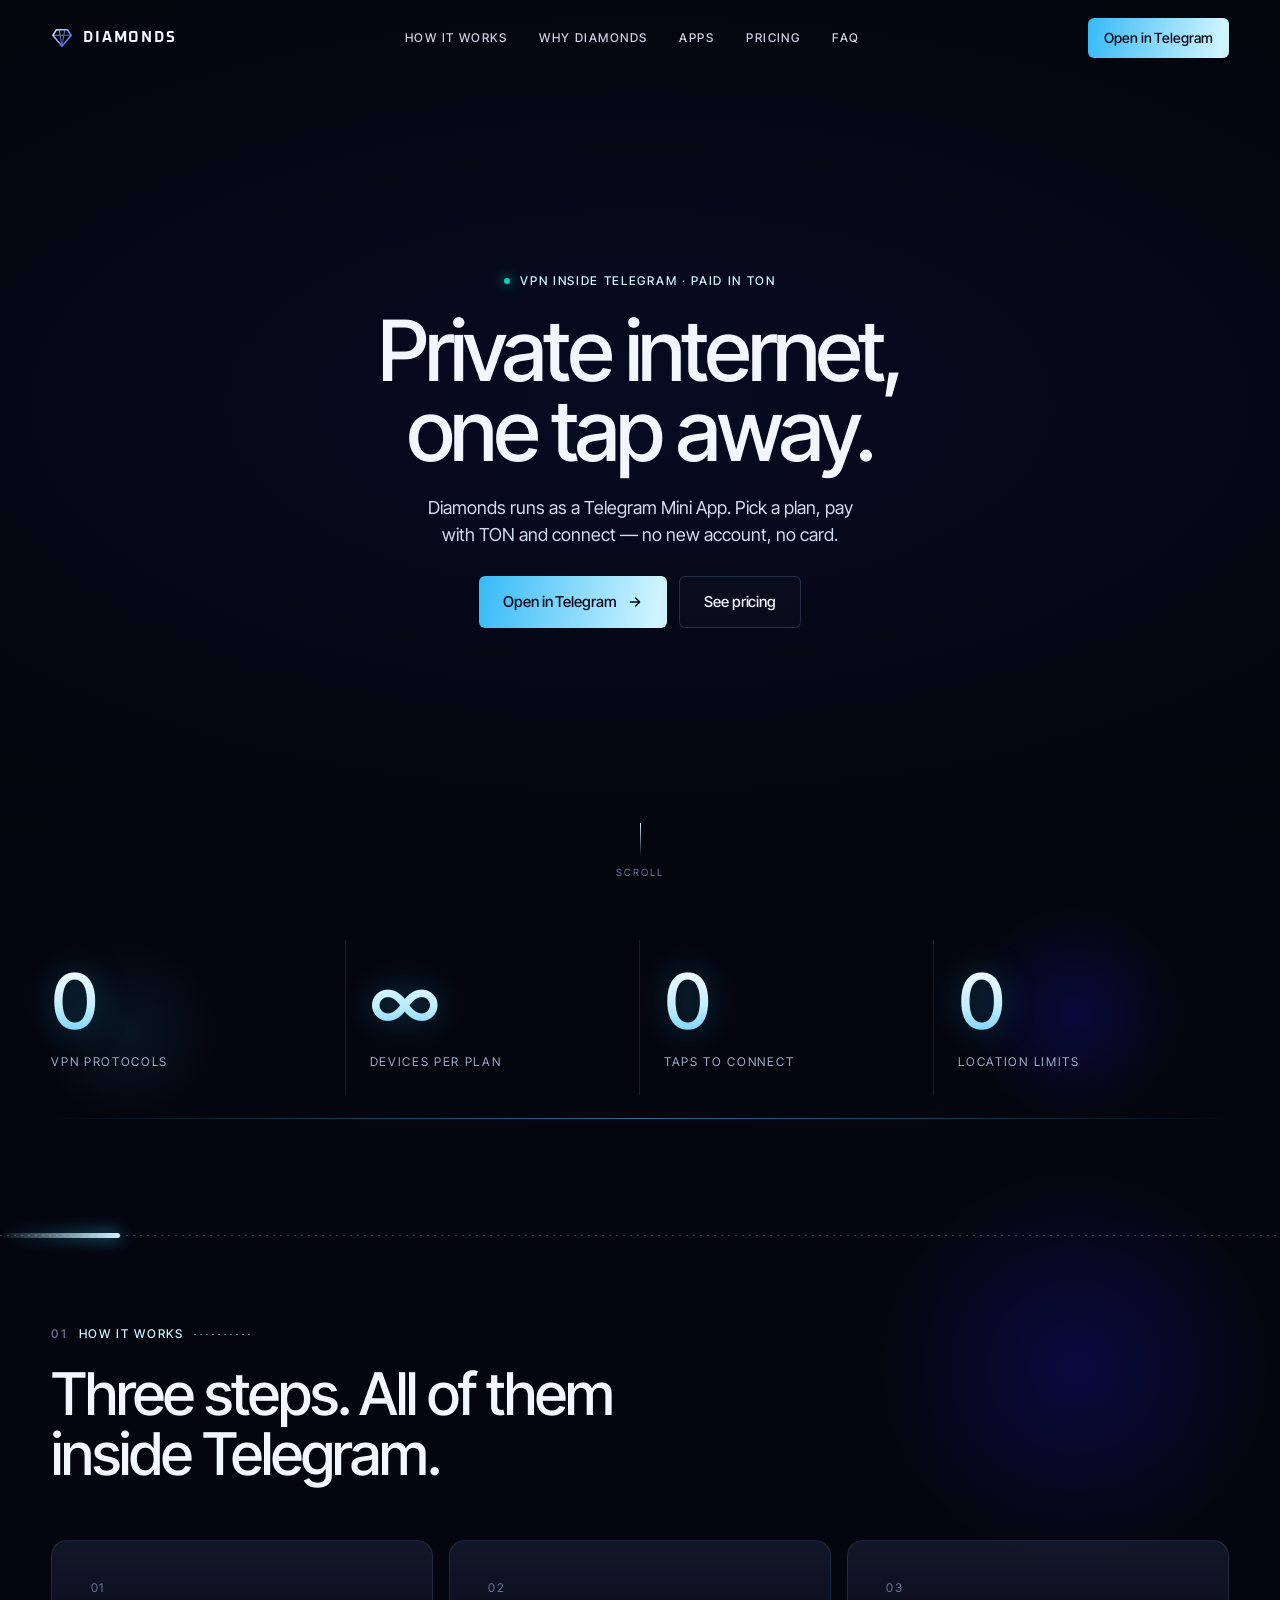
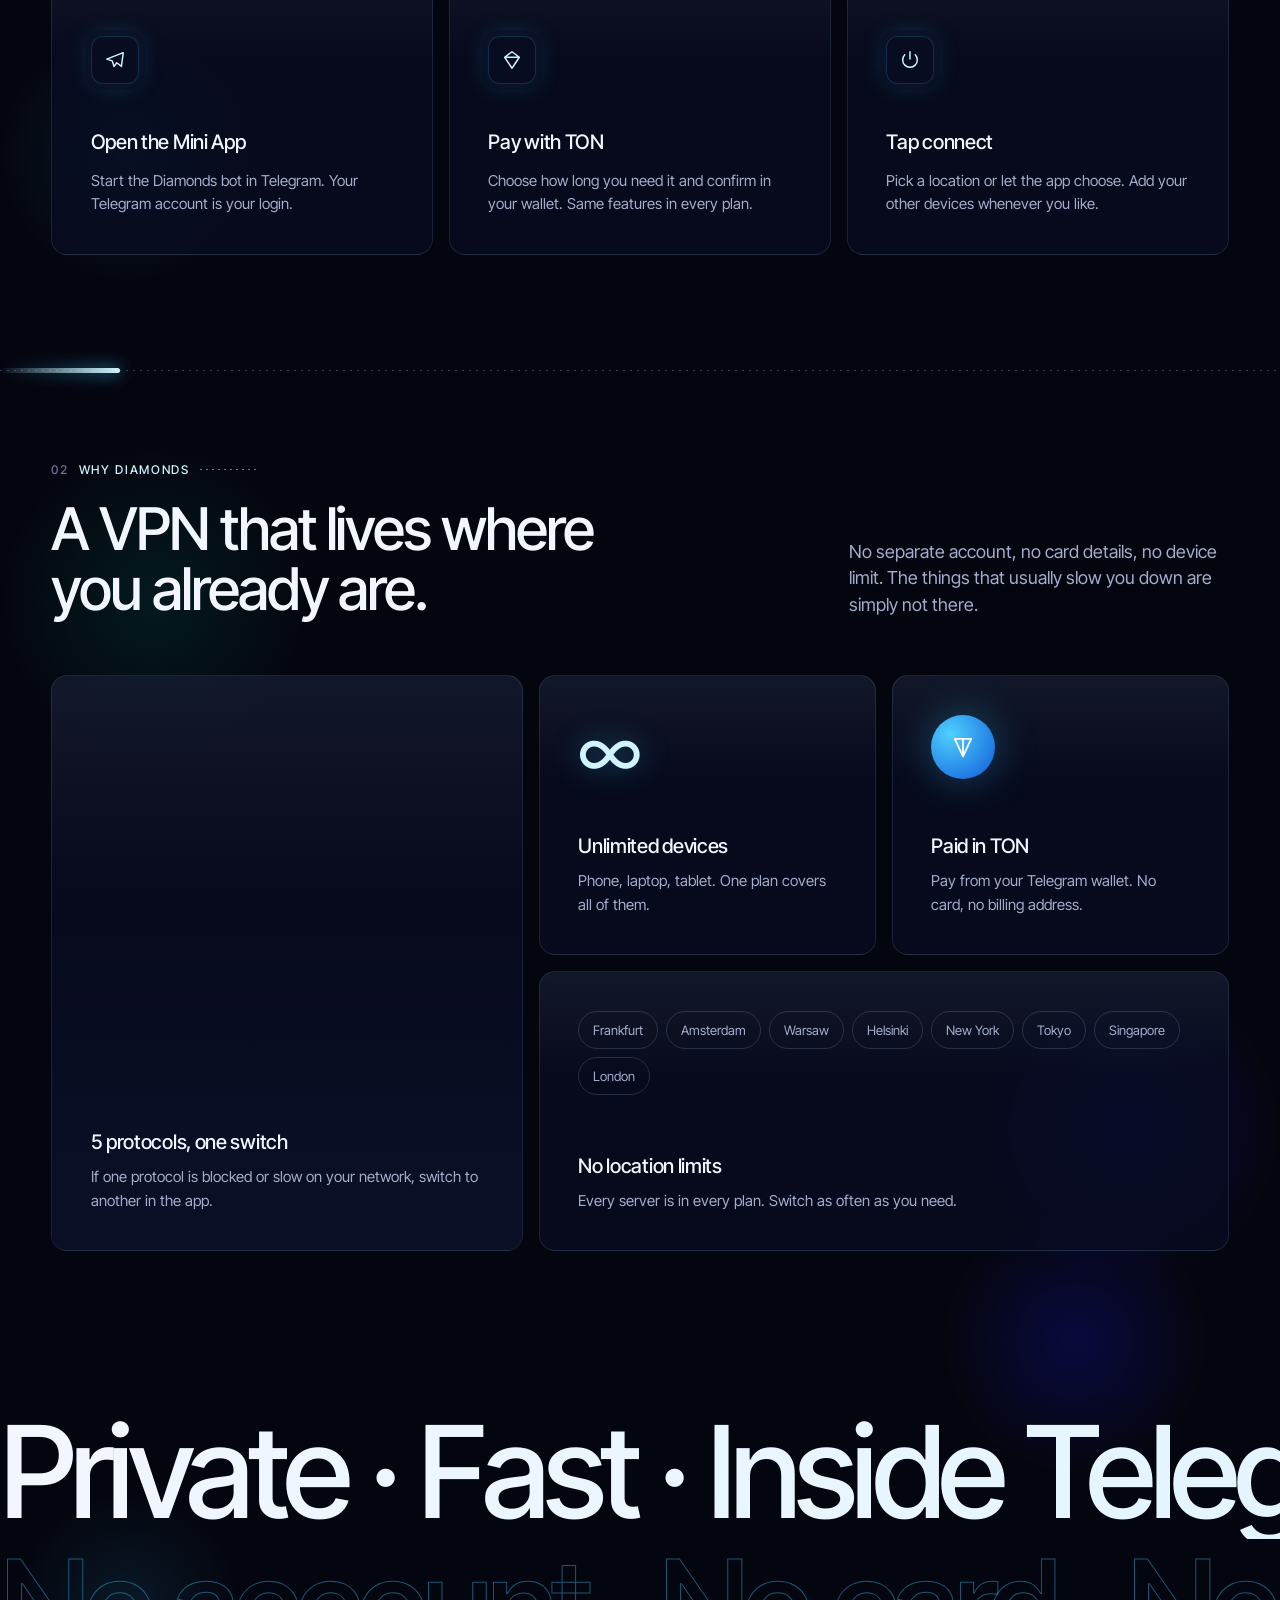
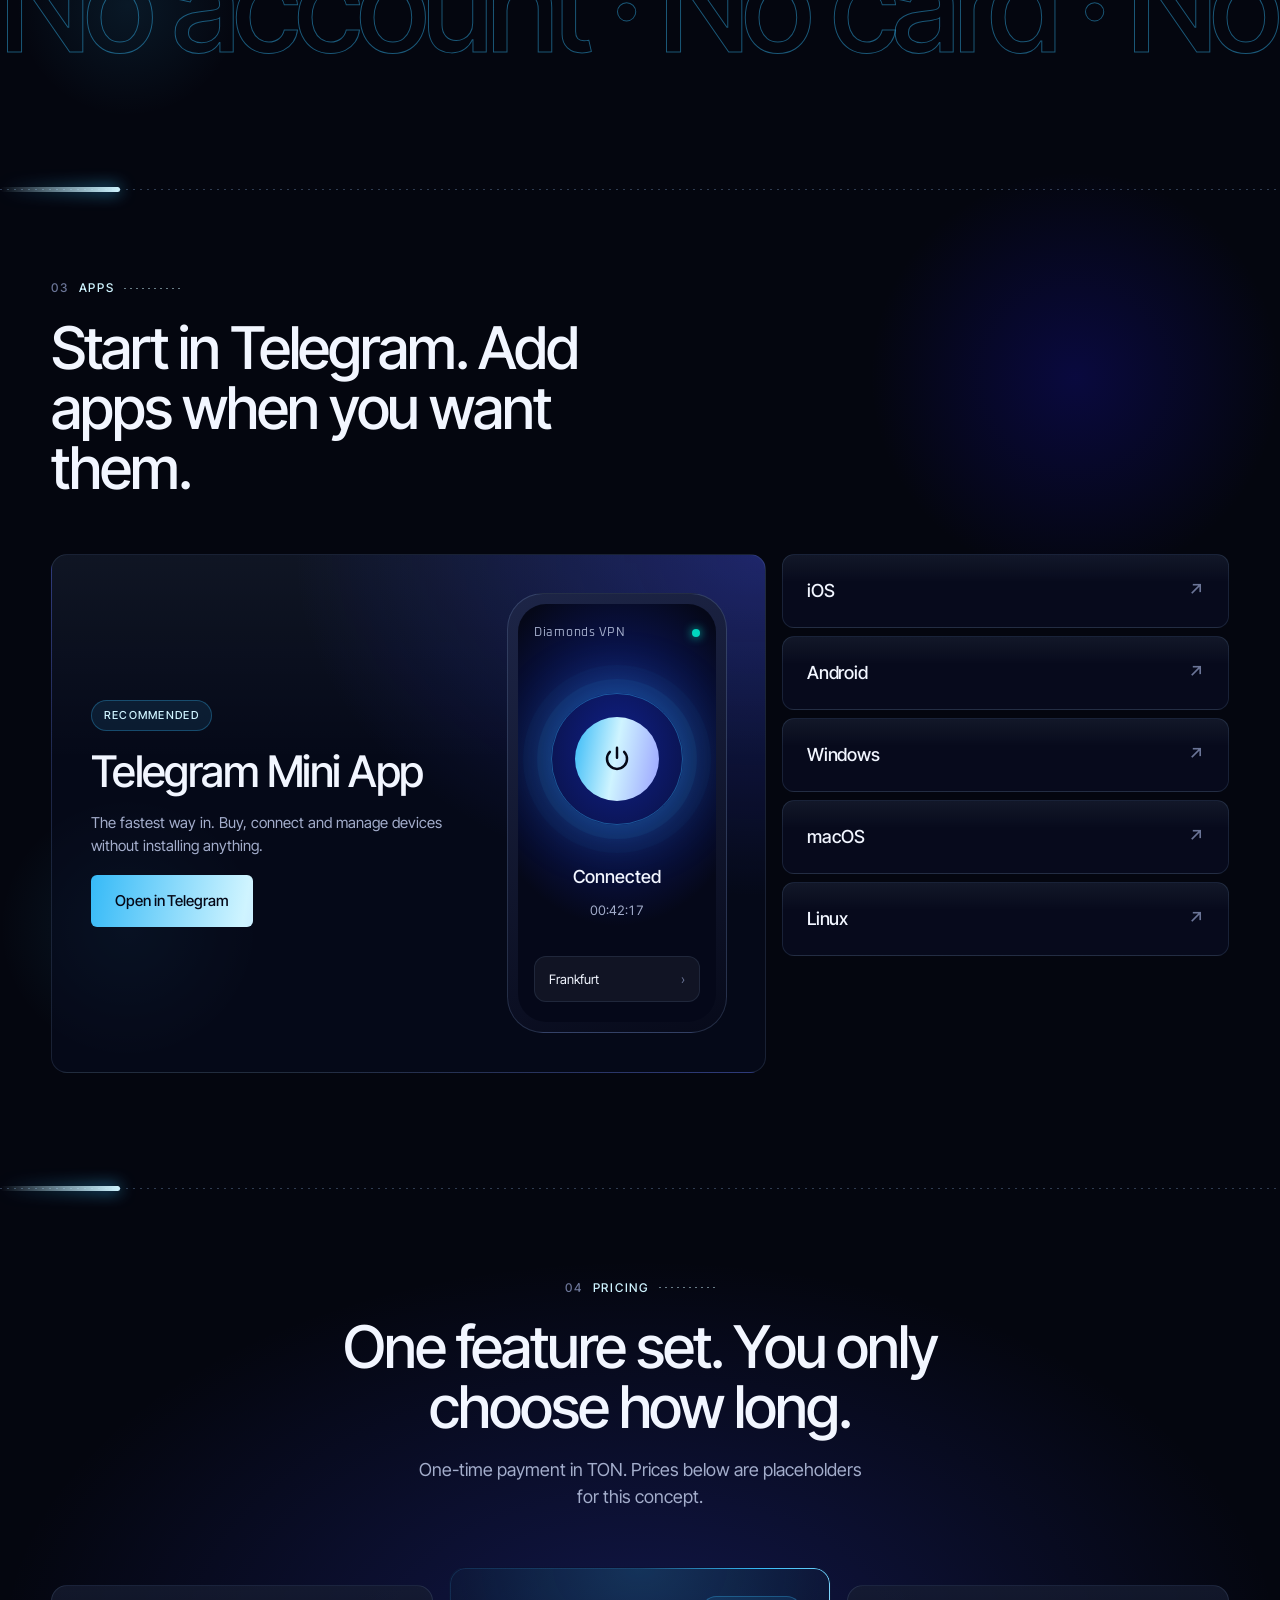
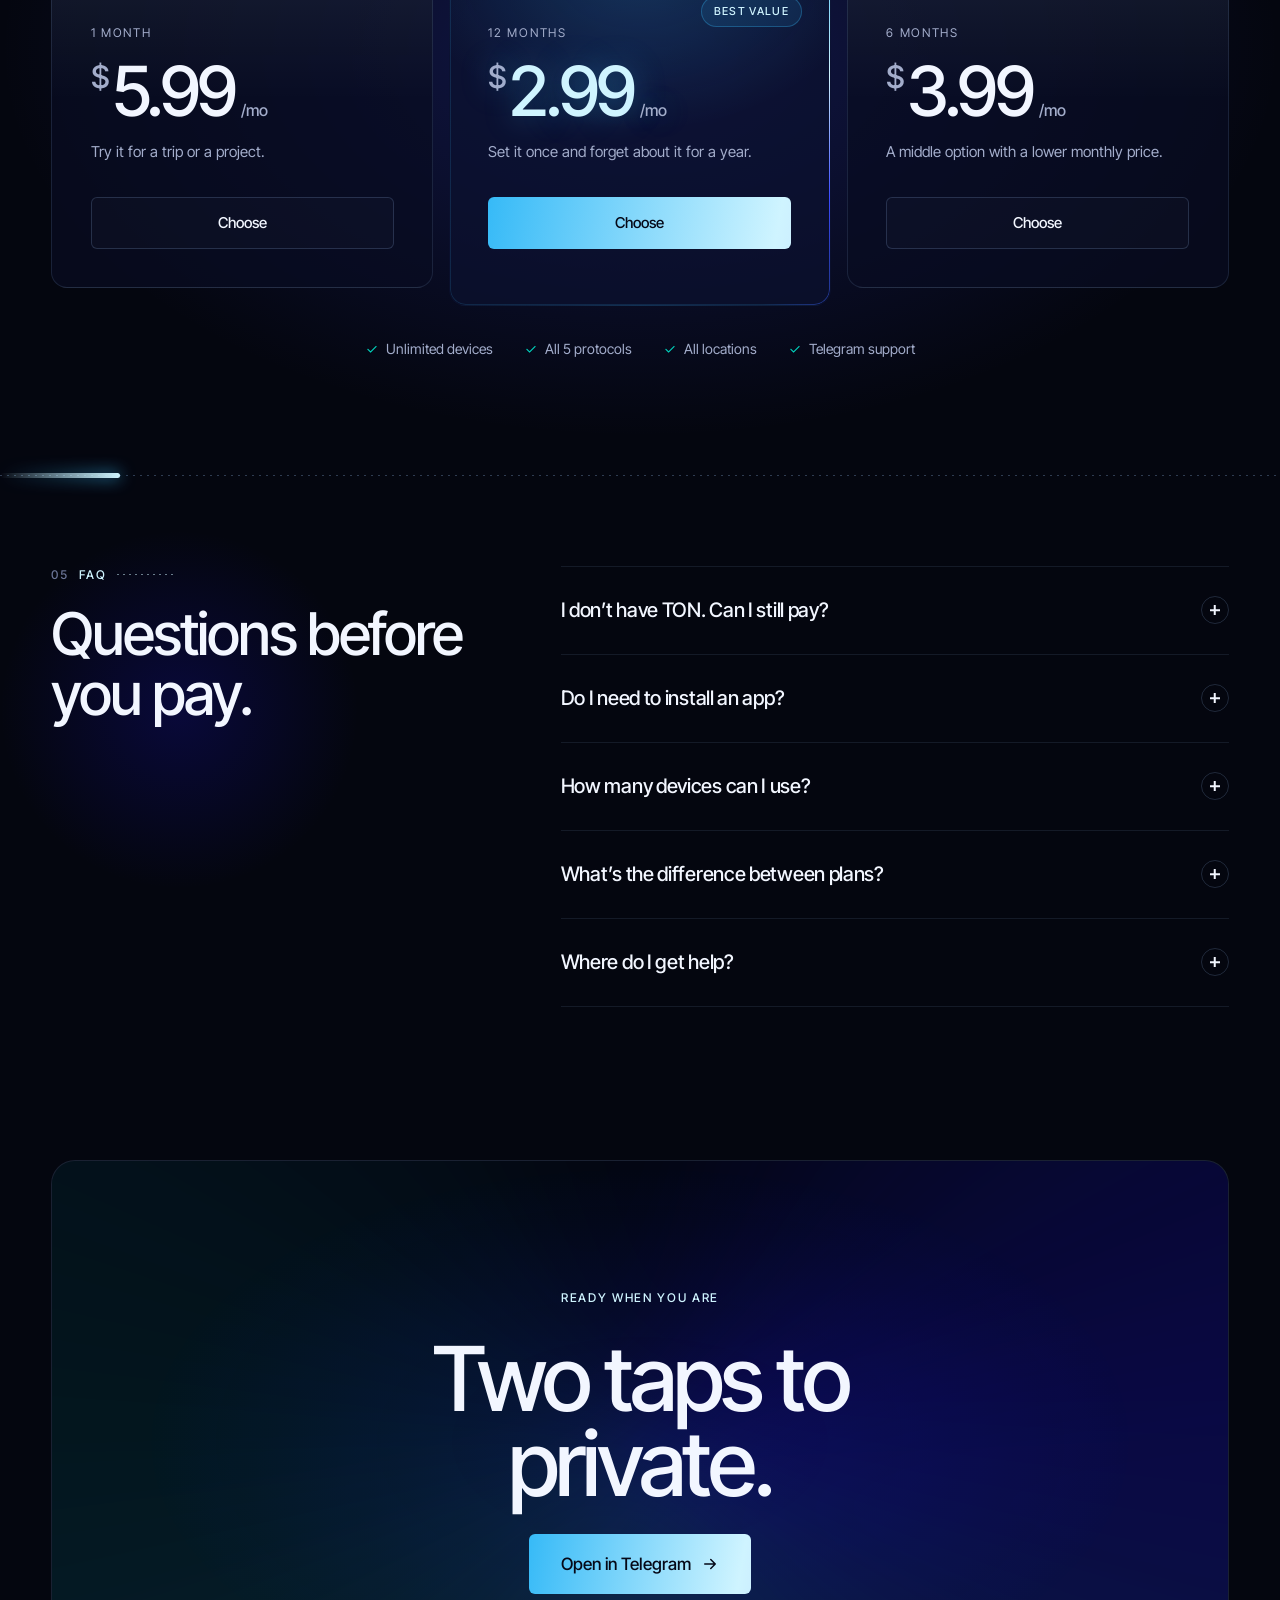
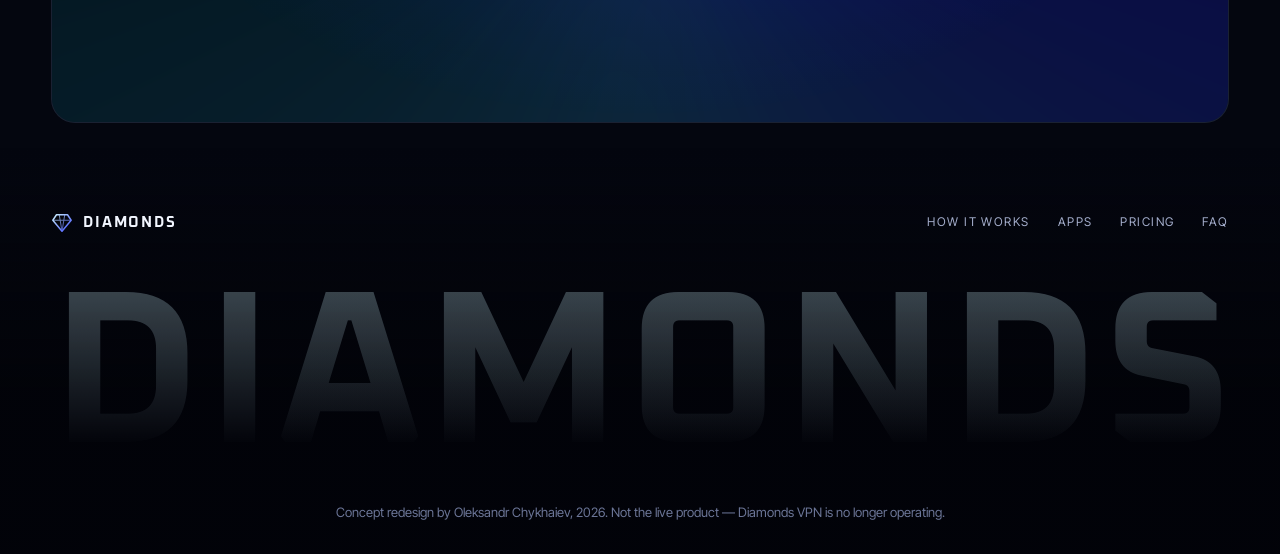
<file: source/index.html>
<!doctype html>
<html lang="en">
<head>
  <meta charset="utf-8" />
  <meta name="viewport" content="width=device-width, initial-scale=1" />
  <title>Diamonds VPN Concept</title>
  <meta name="description" content="Concept redesign of Diamonds VPN: a VPN that lives in Telegram and is paid with TON." />
  <link rel="preconnect" href="https://fonts.googleapis.com" />
  <link rel="preconnect" href="https://fonts.gstatic.com" crossorigin />
  <link href="https://fonts.googleapis.com/css2?family=Inter+Tight:wght@400;500;600&family=Oxanium:wght@600;700&display=swap" rel="stylesheet" />
  <link rel="stylesheet" href="./src/style.css" />
</head>
<body>
  <div class="cursor" aria-hidden="true"></div>

  <header class="nav" id="top">
    <a class="logo" href="#top" aria-label="Diamonds VPN home">
      <svg viewBox="0 0 24 24" width="22" height="22" aria-hidden="true"><path d="M6 3h12l4 6-10 12L2 9z" fill="none" stroke="url(#lg)" stroke-width="1.6" stroke-linejoin="round"/><path d="M2 9h20M9 3l3 18 3-18" fill="none" stroke="url(#lg)" stroke-width="1.1" stroke-linejoin="round" opacity=".7"/><defs><linearGradient id="lg" x1="0" y1="0" x2="1" y2="1"><stop stop-color="#CFF4FF"/><stop offset="1" stop-color="#3B4BFF"/></linearGradient></defs></svg>
      <span>DIAMONDS</span>
    </a>
    <nav class="nav-links" aria-label="Main">
      <a href="#how">How it works</a>
      <a href="#why">Why Diamonds</a>
      <a href="#apps">Apps</a>
      <a href="#pricing">Pricing</a>
      <a href="#faq">FAQ</a>
    </nav>
    <a class="btn btn-aurora btn-sm magnetic" href="#cta"><span>Open in Telegram</span></a>
  </header>

  <main>
    <!-- HERO -->
    <section class="hero" aria-label="Intro">
      <canvas class="hero-canvas" aria-hidden="true"></canvas>
      <div class="hero-vignette" aria-hidden="true"></div>
      <div class="hero-content">
        <p class="eyebrow hero-eyebrow"><span class="dot"></span>VPN inside Telegram · paid in TON</p>
        <h1 class="display hero-title">Private internet,<br />one tap away.</h1>
        <div class="hero-bottom">
          <p class="lead hero-lead">Diamonds runs as a Telegram Mini App. Pick a plan, pay with TON and connect — no new account, no card.</p>
          <div class="hero-actions">
            <a class="btn btn-aurora magnetic" href="#cta"><span>Open in Telegram</span><svg viewBox="0 0 24 24" width="16" height="16" aria-hidden="true"><path d="M5 12h14M13 6l6 6-6 6" fill="none" stroke="currentColor" stroke-width="2" stroke-linecap="round" stroke-linejoin="round"/></svg></a>
            <a class="btn btn-ghost magnetic" href="#pricing"><span>See pricing</span></a>
          </div>
        </div>
      </div>
      <button class="replay" type="button" aria-label="Replay intro animation">
        <svg viewBox="0 0 24 24" width="14" height="14" aria-hidden="true"><path d="M4 12a8 8 0 1 0 2.4-5.7M4 4v4h4" fill="none" stroke="currentColor" stroke-width="2" stroke-linecap="round" stroke-linejoin="round"/></svg>
        Replay
      </button>
      <div class="scroll-hint" aria-hidden="true"><span></span>Scroll</div>
    </section>

    <!-- STATS -->
    <section class="stats" aria-label="Key facts" data-field="horizon">
      <span class="dia-anchor" style="left:50%;top:-10px" data-scale="1.1"></span>
      <div class="stat"><div class="stat-num"><span data-count="5">0</span></div><p class="stat-label">VPN protocols</p></div>
      <div class="stat"><div class="stat-num">∞</div><p class="stat-label">Devices per plan</p></div>
      <div class="stat"><div class="stat-num"><span data-count="2">0</span></div><p class="stat-label">Taps to connect</p></div>
      <div class="stat"><div class="stat-num"><span data-count="0">0</span></div><p class="stat-label">Location limits</p></div>
    </section>

    <!-- HOW IT WORKS -->
    <div class="route" aria-hidden="true"><span></span></div>
    <section class="section" id="how" data-field="horizon">
      <div class="section-head">
        <p class="eyebrow"><span class="idx">01</span>How it works</p>
        <h2 class="h2 split">Three steps. All of them inside Telegram.</h2>
        <span class="dia-anchor" style="left:78%;top:55%"></span>
      </div>
      <ol class="steps">
        <li class="step card spot">
          <span class="step-n">01</span>
          <div class="step-ico"><svg viewBox="0 0 24 24" aria-hidden="true"><path d="M21 4 3 11l6 2 2 6 3-4 5 4z" fill="none" stroke="currentColor" stroke-width="1.6" stroke-linejoin="round"/></svg></div>
          <h3 class="h3">Open the Mini App</h3>
          <p class="body">Start the Diamonds bot in Telegram. Your Telegram account is your login.</p>
        </li>
        <li class="step card spot">
          <span class="step-n">02</span>
          <div class="step-ico"><svg viewBox="0 0 24 24" aria-hidden="true"><path d="M12 3 4 9l8 12 8-12z M4 9h16" fill="none" stroke="currentColor" stroke-width="1.6" stroke-linejoin="round"/></svg></div>
          <h3 class="h3">Pay with TON</h3>
          <p class="body">Choose how long you need it and confirm in your wallet. Same features in every plan.</p>
        </li>
        <li class="step card spot">
          <span class="step-n">03</span>
          <div class="step-ico"><svg viewBox="0 0 24 24" aria-hidden="true"><path d="M12 3v8M6.3 6.3a8 8 0 1 0 11.4 0" fill="none" stroke="currentColor" stroke-width="1.6" stroke-linecap="round"/></svg></div>
          <h3 class="h3">Tap connect</h3>
          <p class="body">Pick a location or let the app choose. Add your other devices whenever you like.</p>
        </li>
      </ol>
    </section>

    <!-- WHY -->
    <div class="route" aria-hidden="true"><span></span></div>
    <section class="section" id="why" data-field="network">
      <div class="section-head row">
        <div>
          <p class="eyebrow"><span class="idx">02</span>Why Diamonds</p>
          <h2 class="h2 split">A VPN that lives where you already are.</h2>
        </div>
        <span class="dia-anchor" style="left:62%;top:20%" data-scale="0.9"></span>
        <p class="lead narrow">No separate account, no card details, no device limit. The things that usually slow you down are simply not there.</p>
      </div>
      <div class="bento">
        <article class="card spot bento-net">
          <canvas class="net-canvas" aria-hidden="true"></canvas>
          <div class="card-foot">
            <h3 class="h3">5 protocols, one switch</h3>
            <p class="body">If one protocol is blocked or slow on your network, switch to another in the app.</p>
          </div>
        </article>
        <article class="card spot">
          <div class="big-ico">∞</div>
          <h3 class="h3">Unlimited devices</h3>
          <p class="body">Phone, laptop, tablet. One plan covers all of them.</p>
        </article>
        <article class="card spot">
          <div class="ton-badge"><svg viewBox="0 0 24 24" aria-hidden="true"><path d="M5 5h14l-7 15z M12 5v15" fill="none" stroke="currentColor" stroke-width="1.6" stroke-linejoin="round"/></svg></div>
          <h3 class="h3">Paid in TON</h3>
          <p class="body">Pay from your Telegram wallet. No card, no billing address.</p>
        </article>
        <article class="card spot bento-wide">
          <div class="locations" aria-hidden="true">
            <span>Frankfurt</span><span>Amsterdam</span><span>Warsaw</span><span>Helsinki</span><span>New York</span><span>Tokyo</span><span>Singapore</span><span>London</span>
          </div>
          <div class="card-foot">
            <h3 class="h3">No location limits</h3>
            <p class="body">Every server is in every plan. Switch as often as you need.</p>
          </div>
        </article>
      </div>
    </section>

    <!-- KINETIC -->
    <section class="kinetic" aria-hidden="true" data-field="tunnel">
      <span class="dia-anchor" style="left:50%;top:62%" data-scale="1.5"></span>
      <div class="kinetic-row k1"><span>Private · Fast · Inside Telegram · Paid in TON · </span><span>Private · Fast · Inside Telegram · Paid in TON · </span></div>
      <div class="kinetic-row k2"><span>No account · No card · No device limit · </span><span>No account · No card · No device limit · </span></div>
    </section>

    <!-- APPS -->
    <div class="route" aria-hidden="true"><span></span></div>
    <section class="section" id="apps" data-field="tunnel">
      <div class="section-head">
        <p class="eyebrow"><span class="idx">03</span>Apps</p>
        <h2 class="h2 split">Start in Telegram. Add apps when you want them.</h2>
        <span class="dia-anchor" style="left:80%;top:55%"></span>
      </div>
      <div class="apps">
        <article class="card spot app-main">
          <div class="app-copy">
            <span class="pill">Recommended</span>
            <h3 class="h2 small">Telegram Mini App</h3>
            <p class="body">The fastest way in. Buy, connect and manage devices without installing anything.</p>
            <a class="btn btn-aurora magnetic" href="#cta"><span>Open in Telegram</span></a>
          </div>
          <div class="phone" aria-hidden="true">
            <div class="phone-screen">
              <div class="ph-top"><span>Diamonds VPN</span><span class="ph-dot"></span></div>
              <div class="ph-ring"><div class="ph-core"><svg viewBox="0 0 24 24"><path d="M12 3v8M6.3 6.3a8 8 0 1 0 11.4 0" fill="none" stroke="currentColor" stroke-width="2" stroke-linecap="round"/></svg></div></div>
              <p class="ph-status">Connected</p>
              <p class="ph-time">00:42:17</p>
              <div class="ph-loc"><span>Frankfurt</span><span class="ph-chev">›</span></div>
            </div>
          </div>
        </article>
        <ul class="app-list">
          <li class="card spot app-item"><span>iOS</span><span class="arrow">↗</span></li>
          <li class="card spot app-item"><span>Android</span><span class="arrow">↗</span></li>
          <li class="card spot app-item"><span>Windows</span><span class="arrow">↗</span></li>
          <li class="card spot app-item"><span>macOS</span><span class="arrow">↗</span></li>
          <li class="card spot app-item"><span>Linux</span><span class="arrow">↗</span></li>
        </ul>
      </div>
    </section>

    <!-- PRICING -->
    <div class="route" aria-hidden="true"><span></span></div>
    <section class="section" id="pricing" data-field="diamond">
      <div class="section-head center">
        <p class="eyebrow"><span class="idx">04</span>Pricing</p>
        <h2 class="h2 split">One feature set. You only choose how long.</h2>
        <p class="lead">One-time payment in TON. Prices below are placeholders for this concept.</p>
      </div>
      <div class="plans">
        <span class="dia-anchor" style="left:50%;top:-14px" data-scale="0.8"></span>
        <article class="card spot plan">
          <p class="plan-name">1 month</p>
          <p class="plan-price"><span class="cur">$</span>5.99<span class="per">/mo</span></p>
          <p class="body">Try it for a trip or a project.</p>
          <a class="btn btn-ghost magnetic" href="#cta"><span>Choose</span></a>
        </article>
        <article class="card spot plan plan-best">
          <span class="pill">Best value</span>
          <p class="plan-name">12 months</p>
          <p class="plan-price"><span class="cur">$</span>2.99<span class="per">/mo</span></p>
          <p class="body">Set it once and forget about it for a year.</p>
          <a class="btn btn-aurora magnetic" href="#cta"><span>Choose</span></a>
        </article>
        <article class="card spot plan">
          <p class="plan-name">6 months</p>
          <p class="plan-price"><span class="cur">$</span>3.99<span class="per">/mo</span></p>
          <p class="body">A middle option with a lower monthly price.</p>
          <a class="btn btn-ghost magnetic" href="#cta"><span>Choose</span></a>
        </article>
      </div>
      <ul class="includes">
        <li>Unlimited devices</li><li>All 5 protocols</li><li>All locations</li><li>Telegram support</li>
      </ul>
    </section>

    <!-- FAQ -->
    <div class="route" aria-hidden="true"><span></span></div>
    <section class="section faq-wrap" id="faq" data-field="drift">
      <div class="section-head">
        <p class="eyebrow"><span class="idx">05</span>FAQ</p>
        <h2 class="h2 split">Questions before you pay.</h2>
        <span class="dia-anchor" style="left:22%;top:calc(100% + 90px)" data-scale="1.2"></span>
      </div>
      <div class="faq">
        <details class="faq-item"><summary>I don’t have TON. Can I still pay?<span class="faq-ico"></span></summary><div class="faq-body"><p>You’ll need a small amount of TON in a wallet. Telegram has a built-in wallet where you can get it; the Mini App walks you through it.</p></div></details>
        <details class="faq-item"><summary>Do I need to install an app?<span class="faq-ico"></span></summary><div class="faq-body"><p>No. Everything starts in the Telegram Mini App. Native apps are optional if you want the VPN on more devices.</p></div></details>
        <details class="faq-item"><summary>How many devices can I use?<span class="faq-ico"></span></summary><div class="faq-body"><p>As many as you like. Every plan includes unlimited devices.</p></div></details>
        <details class="faq-item"><summary>What’s the difference between plans?<span class="faq-ico"></span></summary><div class="faq-body"><p>Only the length. Every plan has the same protocols, locations and devices.</p></div></details>
        <details class="faq-item"><summary>Where do I get help?<span class="faq-ico"></span></summary><div class="faq-body"><p>Write to the support bot in Telegram. It’s linked from the Mini App menu.</p></div></details>
      </div>
    </section>

    <!-- CTA -->
    <section class="cta" id="cta" data-field="globe">
      <div class="cta-glow" aria-hidden="true"></div>
      <span class="dia-anchor" style="left:50%;top:12%" data-scale="1.2"></span>
      <p class="eyebrow">Ready when you are</p>
      <h2 class="display cta-title split">Two taps to private.</h2>
      <a class="btn btn-aurora btn-lg magnetic" href="#top"><span>Open in Telegram</span><svg viewBox="0 0 24 24" width="18" height="18" aria-hidden="true"><path d="M5 12h14M13 6l6 6-6 6" fill="none" stroke="currentColor" stroke-width="2" stroke-linecap="round" stroke-linejoin="round"/></svg></a>
    </section>
  </main>

  <footer class="footer" data-field="globe">
    <div class="footer-top">
      <a class="logo" href="#top" aria-label="Diamonds VPN home"><svg viewBox="0 0 24 24" width="22" height="22" aria-hidden="true"><path d="M6 3h12l4 6-10 12L2 9z" fill="none" stroke="url(#lg2)" stroke-width="1.6" stroke-linejoin="round"/><path d="M2 9h20M9 3l3 18 3-18" fill="none" stroke="url(#lg2)" stroke-width="1.1" stroke-linejoin="round" opacity=".7"/><defs><linearGradient id="lg2" x1="0" y1="0" x2="1" y2="1"><stop stop-color="#CFF4FF"/><stop offset="1" stop-color="#3B4BFF"/></linearGradient></defs></svg><span>DIAMONDS</span></a>
      <nav aria-label="Footer"><a href="#how">How it works</a><a href="#apps">Apps</a><a href="#pricing">Pricing</a><a href="#faq">FAQ</a></nav>
    </div>
    <div class="footer-word" aria-hidden="true">DIAMONDS</div>
    <span class="dia-anchor" style="left:50%;top:40%" data-scale="1.1"></span>
    <p class="footer-note">Concept redesign by Oleksandr Chykhaiev, 2026. Not the live product — Diamonds VPN is no longer operating.</p>
  </footer>

  <script type="module" src="./src/main.js"></script>
</body>
</html>
</file>
<file: source/src/style.css>
/* Diamonds VPN — concept site. Auros-style dark surfaces adapted to the Diamonds blue/cyan brand. */
:root {
  --bg: #04060f;
  --bg-deep: #020308;
  --raised: #0a0f26;
  --raised-2: #0e1533;
  --line: rgba(160, 200, 255, 0.10);
  --line-2: rgba(160, 200, 255, 0.18);
  --text: #f2f6ff;
  --silver: #a3adcb;
  --mute: #6b7597;
  --phosphor: #cff4ff;
  --blue: #1c15e7;
  --blue-2: #3b4bff;
  --cyan: #36baf7;
  --teal: #00d7c0;
  --aurora: linear-gradient(100deg, #36baf7 0%, #cff4ff 48%, #9aa2ff 100%);
  --font: "Inter Tight", "Inter", system-ui, -apple-system, "Segoe UI", sans-serif;
  --logo: "Oxanium", var(--font);
  --gutter: clamp(16px, 4vw, 56px);
  --max: 1280px;
  --ease: cubic-bezier(.2, .7, .2, 1);
  color-scheme: dark;
}

* { box-sizing: border-box; margin: 0; padding: 0; }
html { background: var(--bg-deep); -webkit-text-size-adjust: 100%; }
html.lenis, html.lenis body { height: auto; }
.lenis.lenis-smooth { scroll-behavior: auto !important; }
body {
  background: var(--bg);
  color: var(--text);
  font-family: var(--font);
  font-weight: 400;
  font-size: 16px;
  line-height: 1.55;
  -webkit-font-smoothing: antialiased;
  overflow-x: hidden;
}
a { color: inherit; text-decoration: none; }
ol, ul { list-style: none; }
::selection { background: var(--blue-2); color: #fff; }

/* ---------- type ---------- */
.eyebrow {
  display: inline-flex; align-items: center; gap: 10px;
  font-size: 12px; font-weight: 500; letter-spacing: .14em; text-transform: uppercase;
  color: var(--phosphor);
}
.eyebrow .dot { width: 6px; height: 6px; border-radius: 50%; background: var(--teal); box-shadow: 0 0 12px var(--teal); animation: pulse 2s infinite; }
@keyframes pulse { 50% { opacity: .35; } }
.display {
  font-size: clamp(48px, 8.4vw, 132px); line-height: .95; font-weight: 500; letter-spacing: -0.045em;
}
.h2 { font-size: clamp(34px, 4.6vw, 64px); line-height: 1.02; font-weight: 500; letter-spacing: -0.035em; max-width: 16ch; }
.h2.small { font-size: clamp(30px, 3.4vw, 44px); }
.h3 { font-size: 20px; line-height: 1.25; font-weight: 500; letter-spacing: -0.015em; }
.lead { font-size: clamp(17px, 1.4vw, 20px); line-height: 1.5; color: var(--silver); max-width: 46ch; }
.body { font-size: 15px; color: var(--silver); }
.split .w { display: inline-block; overflow: hidden; vertical-align: top; padding-bottom: .06em; margin-bottom: -.06em; }
.split .w > span { display: inline-block; will-change: transform; }

/* ---------- buttons ---------- */
.btn {
  position: relative; display: inline-flex; align-items: center; justify-content: center; gap: 10px;
  height: 52px; padding: 0 24px; border-radius: 6px;
  font-size: 15px; font-weight: 500; letter-spacing: -0.005em; white-space: nowrap;
  transition: background .3s var(--ease), color .3s var(--ease), border-color .3s var(--ease);
  will-change: transform;
}
.btn-sm { height: 40px; padding: 0 16px; font-size: 14px; }
.btn-lg { height: 60px; padding: 0 32px; font-size: 17px; }
.btn-aurora { background: var(--aurora); background-size: 200% 100%; color: #050817; }
.btn-aurora:hover { animation: sheen 1.6s linear infinite; }
@keyframes sheen { to { background-position: -200% 0; } }
.btn-ghost { color: var(--text); border: 1px solid var(--line-2); background: rgba(255,255,255,.02); }
.btn-ghost:hover { border-color: var(--phosphor); background: rgba(207,244,255,.06); }
.btn:focus-visible, a:focus-visible, summary:focus-visible, button:focus-visible { outline: 2px solid var(--phosphor); outline-offset: 3px; }

/* ---------- nav ---------- */
.nav {
  position: fixed; inset: 0 0 auto 0; z-index: 50;
  display: flex; align-items: center; justify-content: space-between; gap: 24px;
  padding: 18px var(--gutter);
  transition: background .4s var(--ease), border-color .4s var(--ease), padding .4s var(--ease);
  border-bottom: 1px solid transparent;
}
.nav.scrolled { background: rgba(4, 6, 15, .72); backdrop-filter: blur(14px); -webkit-backdrop-filter: blur(14px); border-color: var(--line); padding-top: 12px; padding-bottom: 12px; }
.logo { display: inline-flex; align-items: center; gap: 10px; font-family: var(--logo); font-weight: 700; letter-spacing: .12em; font-size: 15px; }
.nav-links { display: flex; gap: 32px; }
.nav-links a { font-size: 12px; font-weight: 500; letter-spacing: .12em; text-transform: uppercase; color: rgba(232,238,255,.88); transition: color .25s; position: relative; }
.nav-links a::after { content: ""; position: absolute; left: 0; right: 0; bottom: -6px; height: 1px; background: var(--phosphor); transform: scaleX(0); transform-origin: right; transition: transform .35s var(--ease); }
.nav-links a:hover { color: var(--text); }
.nav-links a:hover::after { transform: scaleX(1); transform-origin: left; }

/* ---------- hero ---------- */
.hero { position: relative; height: 100vh; height: 100svh; min-height: 640px; overflow: hidden; background: radial-gradient(120% 80% at 50% 45%, #070b22 0%, var(--bg) 55%, var(--bg-deep) 100%); }
.hero-canvas { position: absolute; inset: 0; width: 100%; height: 100%; display: block; }
.hero-vignette { position: absolute; inset: auto 0 0 0; height: 180px; pointer-events: none; background: linear-gradient(180deg, rgba(4,6,15,0), var(--bg)); }
.hero-content {
  position: relative; z-index: 2; height: 100%; max-width: var(--max); margin: 0 auto;
  display: flex; flex-direction: column; justify-content: space-between;
  padding: 96px var(--gutter) 96px; pointer-events: none;
}
.hero-content a { pointer-events: auto; }
.hero-content { align-items: center; text-align: center; }
.hero-title { max-width: 14ch; font-size: clamp(44px, 6.6vw, 108px); }
.hero-eyebrow { margin-bottom: 20px; }
.hero-content { justify-content: center; }

.hero-bottom { display: flex; flex-direction: column; align-items: center; gap: 28px; margin-top: 24px; }
.hero-lead { max-width: 44ch; color: #d3dbf0; }
.hero-actions { display: flex; gap: 12px; flex-wrap: wrap; justify-content: center; }
.hero [data-reveal] { opacity: 0; }
.replay {
  position: absolute; right: var(--gutter); top: 104px; z-index: 3;
  display: inline-flex; align-items: center; gap: 6px; padding: 8px 12px; border-radius: 999px;
  border: 1px solid var(--line-2); background: rgba(4,6,15,.4); color: var(--silver);
  font: 500 11px/1 var(--font); letter-spacing: .12em; text-transform: uppercase; cursor: pointer;
  opacity: 0; transition: opacity .4s, color .2s, border-color .2s;
}
.replay.show { opacity: 1; }
.replay:hover { color: var(--text); border-color: var(--phosphor); }
.scroll-hint { position: absolute; left: 50%; bottom: 20px; transform: translateX(-50%); z-index: 2; display: flex; flex-direction: column; align-items: center; gap: 8px; font-size: 10px; letter-spacing: .2em; text-transform: uppercase; color: var(--mute); }
.scroll-hint span { width: 1px; height: 34px; background: linear-gradient(var(--phosphor), transparent); animation: drop 2s var(--ease) infinite; transform-origin: top; }
@keyframes drop { 0% { transform: scaleY(0); } 50% { transform: scaleY(1); } 100% { transform: scaleY(1); opacity: 0; } }

/* ---------- stats ---------- */
.stats {
  max-width: var(--max); margin: 0 auto; padding: 40px var(--gutter) 24px;
  display: grid; grid-template-columns: repeat(4, 1fr);
  border-bottom: 1px solid var(--line);
}
.stat { padding: 24px 24px 24px 0; border-right: 1px solid var(--line); }
.stat + .stat { padding-left: 24px; }
.stat:last-child { border-right: 0; }
.stat-num { font-size: clamp(48px, 6vw, 88px); line-height: 1; font-weight: 500; letter-spacing: -0.05em; color: var(--phosphor); text-shadow: 0 0 32px rgba(54,186,247,.35); font-variant-numeric: tabular-nums; }
.stat-label { margin-top: 12px; font-size: 12px; letter-spacing: .14em; text-transform: uppercase; color: var(--silver); }

/* ---------- sections ---------- */
.section { max-width: var(--max); margin: 0 auto; padding: clamp(96px, 12vw, 160px) var(--gutter) 0; }
.section-head { display: flex; flex-direction: column; gap: 20px; margin-bottom: 56px; }
.section-head.row { flex-direction: row; align-items: flex-end; justify-content: space-between; gap: 40px; }
.section-head.row > div { display: flex; flex-direction: column; gap: 20px; }
.section-head.center { align-items: center; text-align: center; }
.section-head.center .h2 { max-width: 20ch; }
.narrow { max-width: 38ch; }

.card {
  position: relative; background: var(--raised); border: 1px solid var(--line); border-radius: 16px;
  padding: clamp(28px, 3vw, 40px); overflow: hidden; isolation: isolate;
  transition: border-color .4s var(--ease);
}
.card.spot::before {
  content: ""; position: absolute; inset: 0; z-index: -1; opacity: 0; transition: opacity .4s;
  background: radial-gradient(380px circle at var(--mx, 50%) var(--my, 50%), rgba(54,186,247,.14), transparent 60%);
}
.card.spot::before { opacity: var(--dg, 0); }
.card.spot:hover::before { opacity: 1; }
.card { box-shadow: 0 0 0 1px rgba(54,186,247,calc(var(--dg, 0) * .55)), 0 0 60px -14px rgba(54,186,247,calc(var(--dg, 0) * .55)); }
.card.spot:hover { border-color: var(--line-2); }

/* steps */
.steps { display: grid; grid-template-columns: repeat(3, 1fr); gap: 16px; }
.step { display: flex; flex-direction: column; gap: 14px; min-height: 300px; }
.step-n { font-size: 12px; letter-spacing: .14em; color: var(--mute); }
.step-ico { width: 48px; height: 48px; border-radius: 12px; display: grid; place-items: center; color: var(--phosphor); background: rgba(54,186,247,.08); border: 1px solid rgba(54,186,247,.2); margin: 24px 0 auto; }
.step-ico svg { width: 22px; height: 22px; }
.step .h3 { margin-top: 32px; }

/* bento */
.bento { display: grid; grid-template-columns: 1.4fr 1fr 1fr; grid-template-rows: auto auto; gap: 16px; }
.bento .card { display: flex; flex-direction: column; gap: 10px; min-height: 280px; }
.bento-net { grid-row: span 2; min-height: 576px !important; justify-content: flex-end; }
.net-canvas { position: absolute; inset: 0; width: 100%; height: 100%; z-index: -1; }
.bento-net::after { content: ""; position: absolute; inset: 0; z-index: -1; background: linear-gradient(180deg, transparent 40%, var(--raised) 88%); pointer-events: none; }
.bento-wide { grid-column: span 2; justify-content: flex-end; }
.card-foot { display: flex; flex-direction: column; gap: 10px; }
.big-ico { font-size: 72px; line-height: 1; color: var(--phosphor); letter-spacing: -0.05em; margin-bottom: auto; text-shadow: 0 0 30px rgba(54,186,247,.4); }
.ton-badge { width: 64px; height: 64px; border-radius: 50%; display: grid; place-items: center; background: radial-gradient(circle at 30% 30%, #4fd0ff, #0e5bd8); color: #fff; margin-bottom: auto; box-shadow: 0 0 40px rgba(54,186,247,.35); }
.ton-badge svg { width: 28px; height: 28px; }
.locations { display: flex; flex-wrap: wrap; gap: 8px; margin-bottom: auto; }
.locations span { padding: 8px 14px; border-radius: 999px; border: 1px solid var(--line-2); font-size: 13px; color: var(--silver); transition: color .3s, border-color .3s, background .3s; }
.locations span.on { color: var(--bg); background: var(--phosphor); border-color: var(--phosphor); }

/* kinetic */
.kinetic { padding: clamp(96px, 12vw, 160px) 0 0; overflow-x: clip; overflow-y: visible; }
.kinetic-row { display: flex; width: max-content; white-space: nowrap; font-size: clamp(56px, 10vw, 160px); font-weight: 500; letter-spacing: -0.05em; line-height: 1.05; will-change: transform; }
.k1 { color: var(--text); }
.k2 { color: transparent; -webkit-text-stroke: 1px rgba(207,244,255,.35); }
.kinetic-row span { padding-right: .3em; }

/* apps */
.apps { display: grid; grid-template-columns: 1.6fr 1fr; gap: 16px; }
.app-main { display: grid; grid-template-columns: 1fr auto; gap: 32px; align-items: center; background: radial-gradient(120% 120% at 100% 0%, rgba(59,75,255,.28), transparent 55%), var(--raised); }
.app-copy { display: flex; flex-direction: column; gap: 18px; align-items: flex-start; }
.pill { display: inline-block; padding: 6px 12px; border-radius: 999px; font-size: 11px; font-weight: 500; letter-spacing: .12em; text-transform: uppercase; color: var(--phosphor); background: rgba(54,186,247,.10); border: 1px solid rgba(54,186,247,.3); }
.phone { width: 220px; height: 440px; border-radius: 36px; padding: 10px; background: linear-gradient(160deg, #1d2547, #070a1a); border: 1px solid var(--line-2); will-change: transform; }
.phone-screen { height: 100%; border-radius: 28px; background: radial-gradient(100% 60% at 50% 35%, #10208a 0%, #050819 70%); display: flex; flex-direction: column; align-items: center; padding: 20px 16px; gap: 10px; overflow: hidden; }
.ph-top { width: 100%; display: flex; justify-content: space-between; align-items: center; font-family: var(--logo); font-size: 12px; letter-spacing: .06em; color: var(--silver); }
.ph-dot { width: 8px; height: 8px; border-radius: 50%; background: var(--teal); box-shadow: 0 0 10px var(--teal); }
.ph-ring { margin-top: 40px; width: 132px; height: 132px; border-radius: 50%; display: grid; place-items: center; border: 1px solid rgba(54,186,247,.4); box-shadow: 0 0 0 14px rgba(54,186,247,.06), 0 0 0 28px rgba(54,186,247,.03), 0 0 60px rgba(54,186,247,.35); animation: ring 3s ease-in-out infinite; }
@keyframes ring { 50% { box-shadow: 0 0 0 18px rgba(54,186,247,.08), 0 0 0 36px rgba(54,186,247,.03), 0 0 80px rgba(54,186,247,.5); } }
.ph-core { width: 84px; height: 84px; border-radius: 50%; display: grid; place-items: center; background: var(--aurora); color: #050817; }
.ph-core svg { width: 30px; height: 30px; }
.ph-status { margin-top: 28px; font-size: 18px; font-weight: 500; }
.ph-time { font-size: 13px; color: var(--silver); font-variant-numeric: tabular-nums; }
.ph-loc { margin-top: auto; width: 100%; display: flex; justify-content: space-between; padding: 12px 14px; border-radius: 12px; background: rgba(255,255,255,.05); border: 1px solid var(--line); font-size: 13px; }
.ph-chev { color: var(--mute); }
.app-list { display: flex; flex-direction: column; gap: 8px; }
.app-item { display: flex; justify-content: space-between; align-items: center; padding: 22px 24px; font-size: 18px; font-weight: 500; letter-spacing: -0.01em; border-radius: 12px; cursor: default; }
.app-item .arrow { color: var(--mute); transition: transform .4s var(--ease), color .3s; }
.app-item:hover .arrow { transform: translate(3px, -3px); color: var(--phosphor); }

/* pricing */
.plans { display: grid; grid-template-columns: repeat(3, 1fr); gap: 16px; align-items: stretch; }
.plan { display: flex; flex-direction: column; gap: 14px; }
.plan .btn { margin-top: 20px; }
.plan-name { font-size: 12px; letter-spacing: .14em; text-transform: uppercase; color: var(--silver); }
.plan-price { font-size: clamp(56px, 5.4vw, 76px); line-height: 1; font-weight: 500; letter-spacing: -0.05em; }
.plan-price .cur { font-size: .45em; vertical-align: .9em; margin-right: 2px; color: var(--silver); letter-spacing: 0; }
.plan-price .per { font-size: 16px; letter-spacing: 0; color: var(--silver); margin-left: 6px; }
.plans { align-items: center; }
.plan-best { padding-top: 56px !important; padding-bottom: 56px !important; z-index: 1; border-color: rgba(54,186,247,.45); background: radial-gradient(100% 80% at 50% 0%, rgba(54,186,247,.16), transparent 60%), var(--raised-2); }
.plan-best .plan-price { color: var(--phosphor); text-shadow: 0 0 30px rgba(54,186,247,.35); }
.plan-best .pill { position: absolute; top: 28px; right: 28px; }
.includes { display: flex; justify-content: center; flex-wrap: wrap; gap: 12px 32px; margin-top: 32px; color: var(--silver); font-size: 14px; }
.includes li::before { content: "✓"; color: var(--teal); margin-right: 8px; }

/* faq */
.faq-wrap { display: grid; grid-template-columns: 1fr 1.5fr; gap: 64px; align-items: start; }
.faq-wrap .section-head { position: sticky; top: 120px; }
.faq { border-top: 1px solid var(--line); }
.faq-item { border-bottom: 1px solid var(--line); }
.faq-item summary { list-style: none; cursor: pointer; display: flex; justify-content: space-between; align-items: center; gap: 24px; padding: 28px 0; font-size: 20px; font-weight: 500; letter-spacing: -0.015em; transition: color .25s; }
.faq-item summary::-webkit-details-marker { display: none; }
.faq-item summary:hover { color: var(--phosphor); }
.faq-ico { position: relative; flex: none; width: 28px; height: 28px; border-radius: 50%; border: 1px solid var(--line-2); }
.faq-ico::before, .faq-ico::after { content: ""; position: absolute; left: 50%; top: 50%; width: 10px; height: 1.5px; background: currentColor; transform: translate(-50%, -50%); transition: transform .35s var(--ease); }
.faq-ico::after { transform: translate(-50%, -50%) rotate(90deg); }
.faq-item[open] .faq-ico::after { transform: translate(-50%, -50%) rotate(0deg); }
.faq-body { overflow: hidden; }
.faq-body p { padding: 0 48px 28px 0; color: var(--silver); max-width: 60ch; }

/* cta */
.cta { position: relative; margin: clamp(96px, 12vw, 160px) auto 0; max-width: calc(var(--max) - 2 * var(--gutter)); width: calc(100% - 2 * var(--gutter)); padding: clamp(80px, 10vw, 140px) 24px; border-radius: 24px; overflow: hidden; display: flex; flex-direction: column; align-items: center; text-align: center; gap: 28px; background: var(--raised); border: 1px solid var(--line); isolation: isolate; }
.cta-glow { position: absolute; inset: -40%; z-index: -1; background: conic-gradient(from 0deg at 50% 50%, rgba(28,21,231,.0), rgba(28,21,231,.45), rgba(54,186,247,.35), rgba(0,215,192,.15), rgba(28,21,231,.0)); filter: blur(60px); animation: spin 14s linear infinite; will-change: transform; }
@keyframes spin { to { transform: rotate(360deg); } }
.cta-title { font-size: clamp(44px, 7vw, 108px); max-width: 12ch; }

/* footer */
.footer { position: relative; margin-top: 24px; background: var(--bg-deep); padding: 64px var(--gutter) 32px; overflow: hidden; }
.footer-top { max-width: var(--max); margin: 0 auto; display: flex; justify-content: space-between; align-items: center; gap: 24px; flex-wrap: wrap; }
.footer-top nav { display: flex; gap: 28px; flex-wrap: wrap; }
.footer-top nav a { font-size: 12px; letter-spacing: .12em; text-transform: uppercase; color: var(--silver); }
.footer-top nav a:hover { color: var(--text); }
.footer-word { font-family: var(--logo); font-weight: 700; font-size: clamp(64px, 17vw, 260px); line-height: .9; letter-spacing: .02em; text-align: center; margin: 48px 0 24px; background: linear-gradient(180deg, rgba(207,244,255,.16), rgba(207,244,255,0) 85%); -webkit-background-clip: text; background-clip: text; color: transparent; user-select: none; }
.footer-note { max-width: var(--max); margin: 0 auto; font-size: 13px; color: var(--mute); text-align: center; }

/* cursor */
.cursor { position: fixed; left: 0; top: 0; width: 28px; height: 28px; margin: -14px 0 0 -14px; border-radius: 50%; border: 1px solid rgba(207,244,255,.6); pointer-events: none; z-index: 100; mix-blend-mode: difference; transition: width .3s var(--ease), height .3s var(--ease), margin .3s var(--ease), background .3s, opacity .3s; opacity: 0; }
.cursor.on { opacity: 1; }
.cursor.hover { width: 64px; height: 64px; margin: -32px 0 0 -32px; background: rgba(207,244,255,.9); border-color: transparent; }
@media (hover: none) { .cursor { display: none; } }

/* ---------- responsive ---------- */
@media (max-width: 1024px) {
  .nav-links { display: none; }
  .bento { grid-template-columns: 1fr 1fr; }
  .bento-net { grid-row: auto; grid-column: span 2; min-height: 420px !important; }
  .apps { grid-template-columns: 1fr; }
  .app-list { display: grid; grid-template-columns: repeat(5, 1fr); }
  .app-item { flex-direction: column; align-items: flex-start; gap: 18px; }
  .faq-wrap { grid-template-columns: 1fr; gap: 0; }
  .faq-wrap .section-head { position: static; }
}
@media (max-width: 760px) {
  .hero-content { padding-bottom: 72px; }
  .hero-bottom { gap: 22px; }
  .hero-eyebrow { font-size: 11px; letter-spacing: .1em; }
  .replay { top: 80px; right: 16px; font-size: 0; gap: 0; padding: 10px; }
  .stats { grid-template-columns: 1fr 1fr; }
  .stat { padding: 24px 16px 24px 0 !important; border-right: 0; border-bottom: 1px solid var(--line); }
  .stat:nth-child(odd) { border-right: 1px solid var(--line); }
  .stat:nth-child(even) { padding-left: 16px !important; }
  .stat:nth-last-child(-n+2) { border-bottom: 0; }
  .section-head.row { flex-direction: column; align-items: flex-start; }
  .steps, .plans { grid-template-columns: 1fr; }
  .step { min-height: 0; }
  .bento { grid-template-columns: 1fr; }
  .bento-net, .bento-wide { grid-column: auto; }
  .app-main { grid-template-columns: 1fr; }
  .phone { margin: 0 auto; }
  .app-list { grid-template-columns: 1fr 1fr; }
  .faq-item summary { font-size: 17px; }
  .scroll-hint { display: none; }
}

@media (prefers-reduced-motion: reduce) {
  *, *::before, *::after { animation: none !important; transition: none !important; }
}

/* roaming diamond */
.roamer { position: fixed; inset: 0; width: 100%; height: 100%; pointer-events: none; z-index: 40; }
.dia-anchor { position: absolute; width: 0; height: 0; pointer-events: none; }
.section-head, .stats, .section, .kinetic, .plans { position: relative; }
@media (max-width: 760px) { .plan-best { order: -1; } }

/* =========================================================
   Continuity layer — carries the hero's particle world through the page
   ========================================================= */
.bg-field { position: fixed; inset: 0; width: 100%; height: 100%; z-index: 0; pointer-events: none; opacity: 0; transition: opacity .2s linear; }
main, .footer { position: relative; z-index: 1; }
.hero { z-index: 2; }

/* soft aurora light per section, in brand blues */
.section::before, .stats::before, .kinetic::before {
  content: ""; position: absolute; z-index: -1; pointer-events: none; inset: -10% 0;
  background:
    radial-gradient(closest-side circle at 84% 26%, rgba(28, 21, 231, .22), transparent),
    radial-gradient(closest-side circle at 10% 78%, rgba(54, 186, 247, .10), transparent);
}
.stats::before { inset: 0; background: radial-gradient(closest-side circle at 84% 52%, rgba(28, 21, 231, .2), transparent), radial-gradient(closest-side circle at 10% 60%, rgba(54, 186, 247, .08), transparent); }
#why::before { background: radial-gradient(closest-side circle at 12% 30%, rgba(0, 215, 192, .09), transparent), radial-gradient(closest-side circle at 88% 80%, rgba(28, 21, 231, .22), transparent); }
#pricing::before { background: radial-gradient(closest-side at 50% 58%, rgba(59, 75, 255, .24), transparent); }
#faq::before { background: radial-gradient(closest-side circle at 14% 45%, rgba(28, 21, 231, .2), transparent); }

/* glass cards: the particles show through */
.card {
  background:
    linear-gradient(180deg, rgba(207, 244, 255, .055), rgba(207, 244, 255, 0) 38%),
    rgba(9, 13, 34, .74);
  border-color: rgba(160, 200, 255, .12);
}
.app-main { background: radial-gradient(120% 120% at 100% 0%, rgba(59, 75, 255, .32), transparent 55%), linear-gradient(180deg, rgba(207,244,255,.05), transparent 40%), rgba(9, 13, 34, .55); }
.plan-best { background: radial-gradient(100% 80% at 50% 0%, rgba(54, 186, 247, .2), transparent 60%), rgba(12, 18, 48, .7); border-color: transparent; }
.plan-best::after {
  content: ""; position: absolute; inset: 0; border-radius: inherit; padding: 1px; pointer-events: none;
  background: conic-gradient(from var(--ang, 0deg), rgba(54,186,247,.15), #36baf7, #cff4ff, #3b4bff, rgba(54,186,247,.15) 40%, rgba(54,186,247,.15));
  -webkit-mask: linear-gradient(#000 0 0) content-box, linear-gradient(#000 0 0); -webkit-mask-composite: xor; mask-composite: exclude;
  animation: spinang 6s linear infinite;
}
@property --ang { syntax: "<angle>"; inherits: false; initial-value: 0deg; }
@keyframes spinang { to { --ang: 360deg; } }

/* section index on eyebrows, like coordinates on a map */
.eyebrow .idx { color: var(--mute); font-variant-numeric: tabular-nums; }
.section-head .eyebrow::after { content: ""; width: 56px; height: 1px; background: repeating-linear-gradient(90deg, rgba(207,244,255,.5) 0 2px, transparent 2px 6px); }

/* route between sections: a dotted line with a light travelling along it, like the globe arcs */
.route { position: relative; z-index: 1; width: 100%; margin: clamp(80px, 9vw, 120px) 0 0; height: 1px; }
.route::before { content: ""; position: absolute; left: 0; right: 0; top: 0; height: 1px; background: repeating-linear-gradient(90deg, rgba(160,200,255,.28) 0 2px, transparent 2px 7px); }
.route span { position: absolute; top: -2px; left: 0; width: 120px; height: 5px; border-radius: 4px; background: linear-gradient(90deg, transparent, #cff4ff); filter: drop-shadow(0 0 8px #36baf7); animation: travel 5.5s cubic-bezier(.6,0,.4,1) infinite; }
@keyframes travel { 0% { transform: translateX(0); opacity: 0; } 10% { opacity: 1; } 90% { opacity: 1; } 100% { transform: translateX(calc(100vw - 120px)); opacity: 0; } }
.route + .section { padding-top: clamp(64px, 7vw, 96px); }

/* steps: a VPN route connecting the three cards */
.steps { position: relative; }
.step-ico { position: relative; z-index: 4; background: rgba(9, 13, 34, .9); box-shadow: 0 0 0 6px rgba(9,13,34,.55), 0 0 24px rgba(54,186,247,.25); }

/* stats: glowing coordinates line */
.stats { border-bottom: 0; }
.stats::after { content: ""; position: absolute; left: var(--gutter); right: var(--gutter); bottom: 0; height: 1px; background: linear-gradient(90deg, transparent, rgba(54,186,247,.6), transparent); }
.stat { border-right-color: rgba(160,200,255,.12); }
.stat-num { background: linear-gradient(180deg, #ffffff 10%, #cff4ff 55%, #36baf7 120%); -webkit-background-clip: text; background-clip: text; color: transparent; }

/* kinetic: lit text, outline row in brand blue */
.k1 { background: linear-gradient(90deg, #f2f6ff 0%, #cff4ff 35%, #36baf7 55%, #f2f6ff 80%); background-size: 200% 100%; -webkit-background-clip: text; background-clip: text; color: transparent; animation: shine 8s linear infinite; }
@keyframes shine { to { background-position: -200% 0; } }
.k2 { -webkit-text-stroke: 1px rgba(54,186,247,.45); }

/* CTA: open window onto the particle globe */
.cta { background: radial-gradient(60% 70% at 50% 50%, rgba(28,21,231,.18), transparent 70%), rgba(6, 9, 26, .25); border-color: rgba(160,200,255,.14); }
.cta-glow { opacity: .55; }
.cta-title { text-shadow: none; }

/* footer: transparent so the globe keeps glowing behind the wordmark */
.footer { background: linear-gradient(180deg, transparent, rgba(2,3,8,.85) 60%); }
.footer-word { background: linear-gradient(180deg, rgba(207,244,255,.28), rgba(54,186,247,0) 85%); -webkit-background-clip: text; background-clip: text; }

@media (max-width: 760px) {
  .route span { width: 70px; }
  @keyframes travel { 0% { transform: translateX(0); opacity: 0; } 10%, 90% { opacity: 1; } 100% { transform: translateX(calc(100vw - 70px)); opacity: 0; } }
}
</file>
